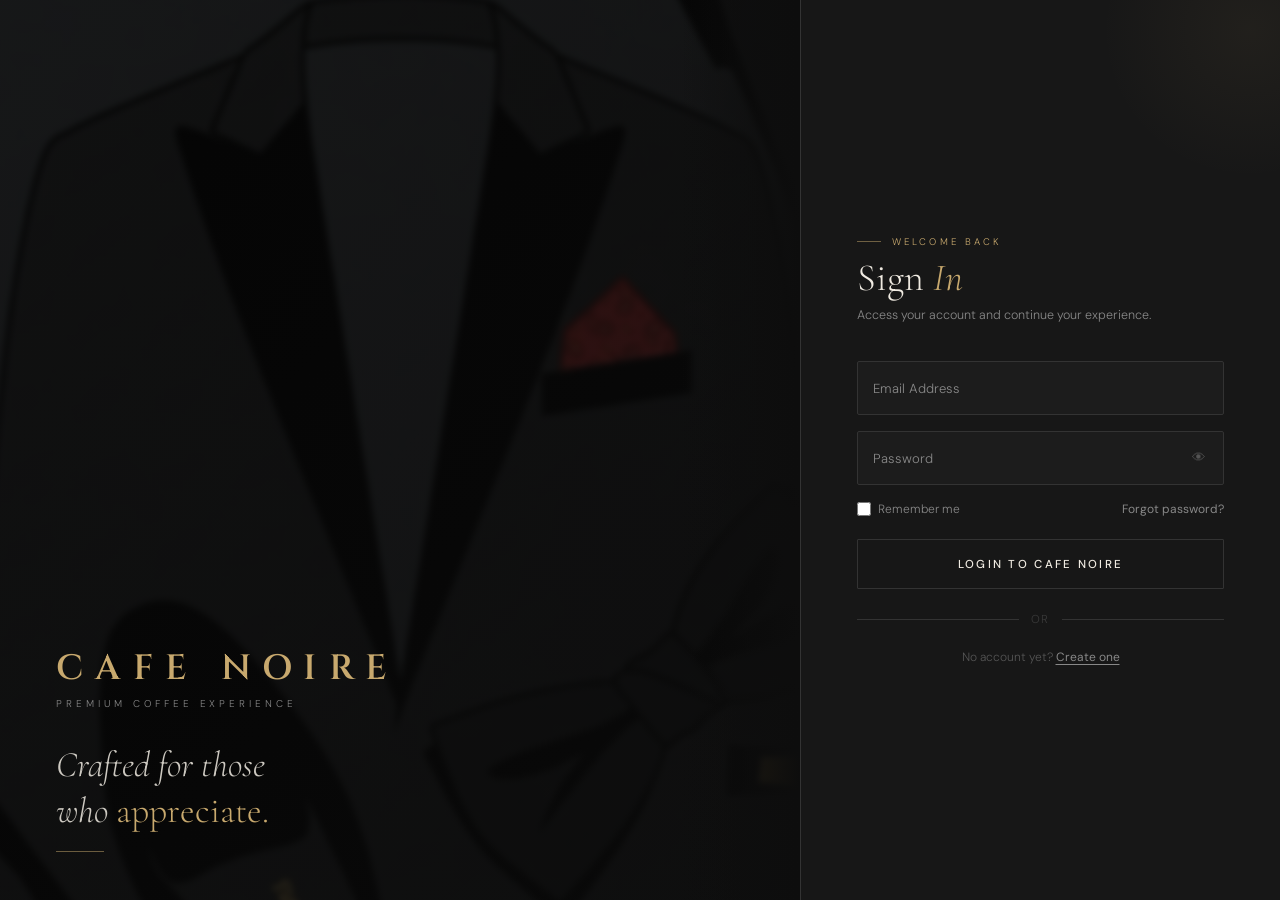
<file: Login.html>
<!DOCTYPE html>
<html lang="en">
<head>
  <meta charset="UTF-8">
  <meta name="viewport" content="width=device-width, initial-scale=1.0">
  <title>Cafe Noire — Access</title>
  <link rel="preconnect" href="https://fonts.googleapis.com">
  <link rel="stylesheet" href="css/login4.css">
  <link href="https://fonts.googleapis.com/css2?family=Cormorant+Garamond:ital,wght@0,300;0,400;0,600;1,300;1,400&family=DM+Sans:wght@300;400;500&family=Cinzel:wght@400;600&display=swap" rel="stylesheet">
  <link rel="icon" href="images/Gemini_Generated_Image_udci8dudci8dudci.png" type="image/png">
</head>
<body>

<div class="left-side">
  <div class="bg-img" id="bgImg"></div>
  <div class="bg-overlay"></div>
  <div class="left-content">
    <span class="brand-mark">Cafe Noire</span>
    <span class="brand-sub">Premium Coffee Experience</span>
    <div class="left-quote">Crafted for those<br>who <em>appreciate.</em></div>
    <div class="left-line"></div>
  </div>
</div>

<div class="right-side">

  <div class="panel active" id="panel-login">
    <div class="panel-eyebrow">Welcome back</div>
    <h1 class="panel-title">Sign <em>In</em></h1>
    <p class="panel-sub">Access your account and continue your experience.</p>

    <div class="fields">
      <div class="field">
        <input type="email" id="login-email" placeholder=" " autocomplete="username">
        <label for="login-email">Email Address</label>
        <span class="err-msg">Please enter a valid email.</span>
      </div>
      <div class="field">
        <input type="password" id="login-pass" class="has-eye" placeholder=" " autocomplete="current-password">
        <label for="login-pass">Password</label>
        <button type="button" class="eye-btn" onclick="toggleEye('login-pass', this)">👁</button>
        <span class="err-msg">Password is required.</span>
      </div>
    </div>

    <div class="extras" style="margin-top:1rem;">
      <label class="check-label">
        <input type="checkbox" id="remember"> Remember me
      </label>
      <button class="link-btn" onclick="switchTo('forgot')">Forgot password?</button>
    </div>

    <button class="submit-btn" onclick="submitLogin()"><span>Login to Cafe Noire</span></button>

    <div class="divider">or</div>
    <p class="switch-line">No account yet? <button onclick="switchTo('register')">Create one</button></p>
  </div>

  <div class="panel" id="panel-register">
    <button class="back-btn" onclick="switchTo('login')">Back to login</button>
    <div class="panel-eyebrow">New member</div>
    <h1 class="panel-title">Create <em>Account</em></h1>
    <p class="panel-sub">Join Cafe Noire and unlock the full collection.</p>

    <div class="fields">
      <div class="field-row">
        <div class="field">
          <input type="text" id="reg-fname" placeholder=" ">
          <label for="reg-fname">First Name</label>
          <span class="err-msg">Required.</span>
        </div>
        <div class="field">
          <input type="text" id="reg-lname" placeholder=" ">
          <label for="reg-lname">Last Name</label>
          <span class="err-msg">Required.</span>
        </div>
      </div>

      <div class="field">
        <input type="email" id="reg-email" placeholder=" ">
        <label for="reg-email">Email Address</label>
        <span class="err-msg">Enter a valid email.</span>
      </div>

      <div class="field">
        <input type="password" id="reg-pass" class="has-eye" placeholder=" ">
        <label for="reg-pass">Password</label>
        <button type="button" class="eye-btn" onclick="toggleEye('reg-pass', this)">👁</button>
        <span class="err-msg">Min. 8 characters.</span>
      </div>

      <div class="field">
        <input type="password" id="reg-pass2" class="has-eye" placeholder=" ">
        <label for="reg-pass2">Confirm Password</label>
        <button type="button" class="eye-btn" onclick="toggleEye('reg-pass2', this)">👁</button>
        <span class="err-msg">Passwords do not match.</span>
      </div>

      <div style="border-top:1px solid #333333;padding-top:1.2rem;margin-top:0.4rem;">
        <div class="panel-eyebrow" style="margin-bottom:0.8rem;">Payment Details</div>
      </div>

      <div class="field">
        <input type="text" id="reg-cardholder" placeholder=" ">
        <label for="reg-cardholder">Cardholder Name</label>
        <span class="err-msg">Required.</span>
      </div>

      <div class="field">
        <input type="number" id="reg-cardnum" placeholder=" " maxlength="16">
        <label for="reg-cardnum">Card Number — 0000 0000 0000 0000</label>
        <span class="err-msg">Enter a valid card number.</span>
      </div>

      <div class="field-row">
        <div class="field">
          <input type="date" id="reg-expiry" placeholder=" ">
          <label for="reg-expiry">Expiry Date</label>
          <span class="err-msg">Required.</span>
        </div>
        <div class="field">
          <input type="number" id="reg-cvv" placeholder=" " maxlength="3">
          <label for="reg-cvv">CVV</label>
          <span class="err-msg">Required.</span>
        </div>
      </div>
    </div>

    <button class="submit-btn" onclick="submitRegister()"><span>Create Account</span></button>

    <div class="divider">or</div>
    <p class="switch-line">Already a member? <button onclick="switchTo('login')">Sign in</button></p>
  </div>

  <div class="panel" id="panel-forgot">
    <button class="back-btn" onclick="switchTo('login')">Back to login</button>
    <div class="panel-eyebrow">Recovery</div>
    <h1 class="panel-title">Reset <em>Password</em></h1>
    <p class="panel-sub">Enter your email and we'll send a verification code.</p>

    <div class="fields">
      <div class="field">
        <input type="email" id="forgot-email" placeholder=" ">
        <label for="forgot-email">Email Address</label>
        <span class="err-msg">Enter a valid email.</span>
      </div>
    </div>

    <button class="submit-btn" onclick="submitForgot()"><span>Send Verification Code</span></button>
  </div>

  <div class="panel" id="panel-verify">
    <button class="back-btn" onclick="switchTo('forgot')">Back</button>
    <div class="panel-eyebrow">Verification</div>
    <h1 class="panel-title">Enter <em>Code</em></h1>
    <p class="panel-sub">We sent a 6-digit code to <strong id="verify-email-display" style="color:#c8a96e"></strong></p>

    <div class="code-row">
      <input type="text" maxlength="1" class="code-digit" inputmode="numeric" pattern="[0-9]">
      <input type="text" maxlength="1" class="code-digit" inputmode="numeric" pattern="[0-9]">
      <input type="text" maxlength="1" class="code-digit" inputmode="numeric" pattern="[0-9]">
      <input type="text" maxlength="1" class="code-digit" inputmode="numeric" pattern="[0-9]">
      <input type="text" maxlength="1" class="code-digit" inputmode="numeric" pattern="[0-9]">
      <input type="text" maxlength="1" class="code-digit" inputmode="numeric" pattern="[0-9]">
    </div>

    <button class="submit-btn" onclick="submitVerify()"><span>Verify &amp; Continue</span></button>

    <p class="switch-line" style="margin-top:1rem;">
      Didn't receive it? <button onclick="resendCode()">Resend code</button>
    </p>
  </div>

  <div class="panel" id="panel-newpass">
    <div class="panel-eyebrow">Almost done</div>
    <h1 class="panel-title">New <em>Password</em></h1>
    <p class="panel-sub">Choose a strong new password for your account.</p>

    <div class="fields">
      <div class="field">
        <input type="password" id="new-pass" class="has-eye" placeholder=" ">
        <label for="new-pass">New Password</label>
        <button type="button" class="eye-btn" onclick="toggleEye('new-pass', this)">👁</button>
        <span class="err-msg">Min. 8 characters.</span>
      </div>
      <div class="field">
        <input type="password" id="new-pass2" class="has-eye" placeholder=" ">
        <label for="new-pass2">Confirm New Password</label>
        <button type="button" class="eye-btn" onclick="toggleEye('new-pass2', this)">👁</button>
        <span class="err-msg">Passwords do not match.</span>
      </div>
    </div>

    <button class="submit-btn" onclick="submitNewPass()"><span>Update Password</span></button>
  </div>

  <div class="panel" id="panel-success">
    <div class="success-icon">✓</div>
    <div class="panel-eyebrow" style="justify-content:center;">All done</div>
    <h1 class="panel-title" style="text-align:center;">Password <em>Updated</em></h1>
    <p class="panel-sub" style="text-align:center;margin-bottom:2rem;">Your password has been successfully changed.</p>
    <button class="submit-btn" onclick="switchTo('login')"><span>Back to Login</span></button>
  </div>

</div>

<script src="js/login4.js"></script>
</body>
</html>
</file>
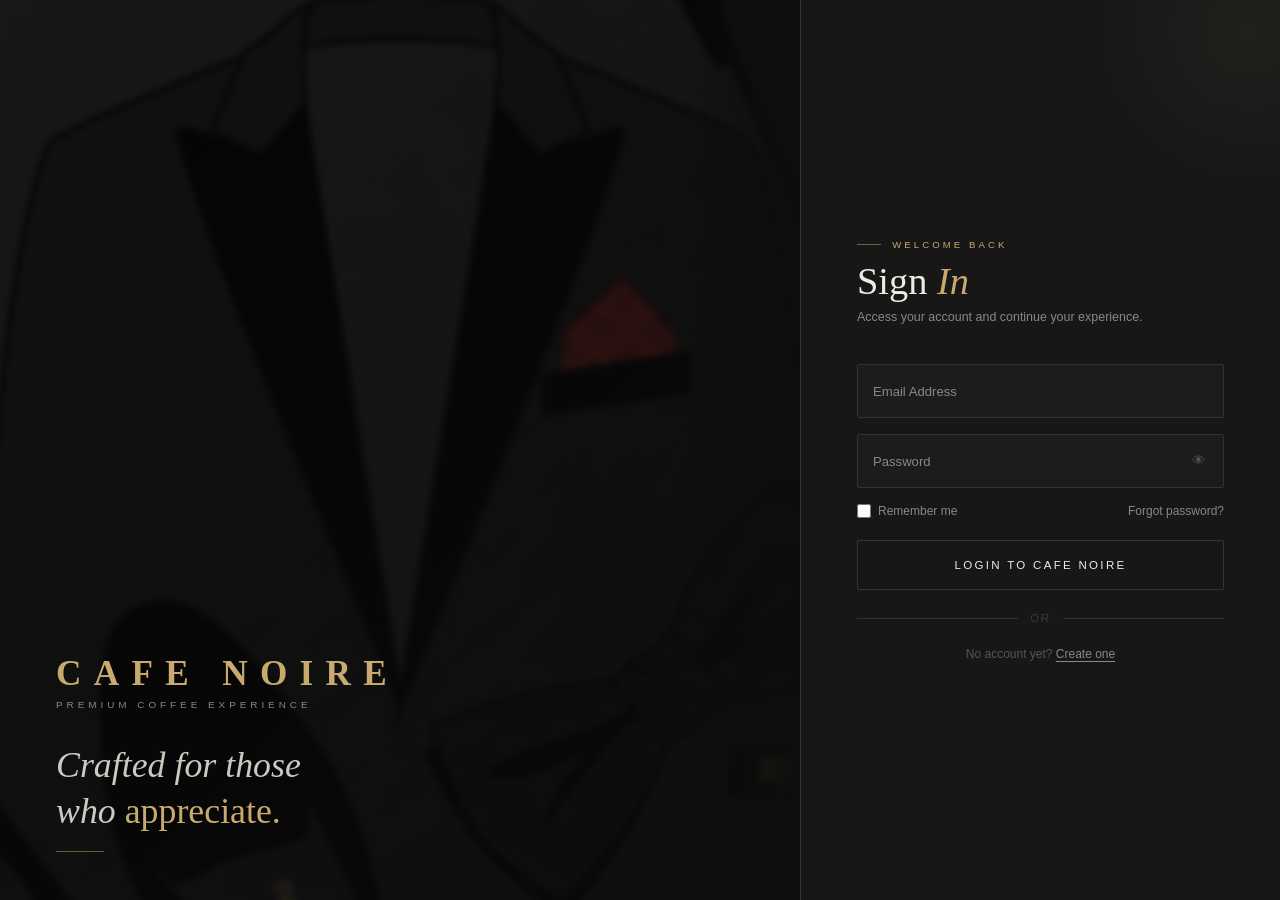
<file: html/Login.html>
<!DOCTYPE html>
<html lang="en">
<head>
  <meta charset="UTF-8">
  <meta name="viewport" content="width=device-width, initial-scale=1.0">
  <title>Cafe Noire — Access</title>
  <link rel="preconnect" href="https://fonts.googleapis.com">
  <link rel="stylesheet" href="../css/login4.css"
  <link href="https://fonts.googleapis.com/css2?family=Cormorant+Garamond:ital,wght@0,300;0,400;0,600;1,300;1,400&family=DM+Sans:wght@300;400;500&family=Cinzel:wght@400;600&display=swap" rel="stylesheet">
  <link rel="icon" href="../images/Gemini_Generated_Image_udci8dudci8dudci.png" type="image/png">
</head>
<body>

<div class="left-side">
  <div class="bg-img" id="bgImg"></div>
  <div class="bg-overlay"></div>
  <div class="left-content">
    <span class="brand-mark">Cafe Noire</span>
    <span class="brand-sub">Premium Coffee Experience</span>
    <div class="left-quote">Crafted for those<br>who <em>appreciate.</em></div>
    <div class="left-line"></div>
  </div>
</div>

<div class="right-side">

  <div class="panel active" id="panel-login">
    <div class="panel-eyebrow">Welcome back</div>
    <h1 class="panel-title">Sign <em>In</em></h1>
    <p class="panel-sub">Access your account and continue your experience.</p>

    <div class="fields">
      <div class="field">
        <input type="email" id="login-email" placeholder=" " autocomplete="username">
        <label for="login-email">Email Address</label>
        <span class="err-msg">Please enter a valid email.</span>
      </div>
      <div class="field">
        <input type="password" id="login-pass" class="has-eye" placeholder=" " autocomplete="current-password">
        <label for="login-pass">Password</label>
        <button type="button" class="eye-btn" onclick="toggleEye('login-pass', this)">👁</button>
        <span class="err-msg">Password is required.</span>
      </div>
    </div>

    <div class="extras" style="margin-top:1rem;">
      <label class="check-label">
        <input type="checkbox" id="remember"> Remember me
      </label>
      <button class="link-btn" onclick="switchTo('forgot')">Forgot password?</button>
    </div>

    <button class="submit-btn" onclick="submitLogin()"><span>Login to Cafe Noire</span></button>

    <div class="divider">or</div>
    <p class="switch-line">No account yet? <button onclick="switchTo('register')">Create one</button></p>
  </div>

  <div class="panel" id="panel-register">
    <button class="back-btn" onclick="switchTo('login')">Back to login</button>
    <div class="panel-eyebrow">New member</div>
    <h1 class="panel-title">Create <em>Account</em></h1>
    <p class="panel-sub">Join Cafe Noire and unlock the full collection.</p>

    <div class="fields">
      <div class="field-row">
        <div class="field">
          <input type="text" id="reg-fname" placeholder=" ">
          <label for="reg-fname">First Name</label>
          <span class="err-msg">Required.</span>
        </div>
        <div class="field">
          <input type="text" id="reg-lname" placeholder=" ">
          <label for="reg-lname">Last Name</label>
          <span class="err-msg">Required.</span>
        </div>
      </div>

      <div class="field">
        <input type="email" id="reg-email" placeholder=" ">
        <label for="reg-email">Email Address</label>
        <span class="err-msg">Enter a valid email.</span>
      </div>

      <div class="field">
        <input type="password" id="reg-pass" class="has-eye" placeholder=" ">
        <label for="reg-pass">Password</label>
        <button type="button" class="eye-btn" onclick="toggleEye('reg-pass', this)">👁</button>
        <span class="err-msg">Min. 8 characters.</span>
      </div>

      <div class="field">
        <input type="password" id="reg-pass2" class="has-eye" placeholder=" ">
        <label for="reg-pass2">Confirm Password</label>
        <button type="button" class="eye-btn" onclick="toggleEye('reg-pass2', this)">👁</button>
        <span class="err-msg">Passwords do not match.</span>
      </div>

      <div style="border-top:1px solid #333333;padding-top:1.2rem;margin-top:0.4rem;">
        <div class="panel-eyebrow" style="margin-bottom:0.8rem;">Payment Details</div>
      </div>

      <div class="field">
        <input type="text" id="reg-cardholder" placeholder=" ">
        <label for="reg-cardholder">Cardholder Name</label>
        <span class="err-msg">Required.</span>
      </div>

      <div class="field">
        <input type="number" id="reg-cardnum" placeholder=" " maxlength="16">
        <label for="reg-cardnum">Card Number — 0000 0000 0000 0000</label>
        <span class="err-msg">Enter a valid card number.</span>
      </div>

      <div class="field-row">
        <div class="field">
          <input type="date" id="reg-expiry" placeholder=" ">
          <label for="reg-expiry">Expiry Date</label>
          <span class="err-msg">Required.</span>
        </div>
        <div class="field">
          <input type="number" id="reg-cvv" placeholder=" " maxlength="3">
          <label for="reg-cvv">CVV</label>
          <span class="err-msg">Required.</span>
        </div>
      </div>
    </div>

    <button class="submit-btn" onclick="submitRegister()"><span>Create Account</span></button>

    <div class="divider">or</div>
    <p class="switch-line">Already a member? <button onclick="switchTo('login')">Sign in</button></p>
  </div>

  <div class="panel" id="panel-forgot">
    <button class="back-btn" onclick="switchTo('login')">Back to login</button>
    <div class="panel-eyebrow">Recovery</div>
    <h1 class="panel-title">Reset <em>Password</em></h1>
    <p class="panel-sub">Enter your email and we'll send a verification code.</p>

    <div class="fields">
      <div class="field">
        <input type="email" id="forgot-email" placeholder=" ">
        <label for="forgot-email">Email Address</label>
        <span class="err-msg">Enter a valid email.</span>
      </div>
    </div>

    <button class="submit-btn" onclick="submitForgot()"><span>Send Verification Code</span></button>
  </div>

  <div class="panel" id="panel-verify">
    <button class="back-btn" onclick="switchTo('forgot')">Back</button>
    <div class="panel-eyebrow">Verification</div>
    <h1 class="panel-title">Enter <em>Code</em></h1>
    <p class="panel-sub">We sent a 6-digit code to <strong id="verify-email-display" style="color:#c8a96e"></strong></p>

    <div class="code-row">
      <input type="text" maxlength="1" class="code-digit" inputmode="numeric" pattern="[0-9]">
      <input type="text" maxlength="1" class="code-digit" inputmode="numeric" pattern="[0-9]">
      <input type="text" maxlength="1" class="code-digit" inputmode="numeric" pattern="[0-9]">
      <input type="text" maxlength="1" class="code-digit" inputmode="numeric" pattern="[0-9]">
      <input type="text" maxlength="1" class="code-digit" inputmode="numeric" pattern="[0-9]">
      <input type="text" maxlength="1" class="code-digit" inputmode="numeric" pattern="[0-9]">
    </div>

    <button class="submit-btn" onclick="submitVerify()"><span>Verify &amp; Continue</span></button>

    <p class="switch-line" style="margin-top:1rem;">
      Didn't receive it? <button onclick="resendCode()">Resend code</button>
    </p>
  </div>

  <div class="panel" id="panel-newpass">
    <div class="panel-eyebrow">Almost done</div>
    <h1 class="panel-title">New <em>Password</em></h1>
    <p class="panel-sub">Choose a strong new password for your account.</p>

    <div class="fields">
      <div class="field">
        <input type="password" id="new-pass" class="has-eye" placeholder=" ">
        <label for="new-pass">New Password</label>
        <button type="button" class="eye-btn" onclick="toggleEye('new-pass', this)">👁</button>
        <span class="err-msg">Min. 8 characters.</span>
      </div>
      <div class="field">
        <input type="password" id="new-pass2" class="has-eye" placeholder=" ">
        <label for="new-pass2">Confirm New Password</label>
        <button type="button" class="eye-btn" onclick="toggleEye('new-pass2', this)">👁</button>
        <span class="err-msg">Passwords do not match.</span>
      </div>
    </div>

    <button class="submit-btn" onclick="submitNewPass()"><span>Update Password</span></button>
  </div>

  <div class="panel" id="panel-success">
    <div class="success-icon">✓</div>
    <div class="panel-eyebrow" style="justify-content:center;">All done</div>
    <h1 class="panel-title" style="text-align:center;">Password <em>Updated</em></h1>
    <p class="panel-sub" style="text-align:center;margin-bottom:2rem;">Your password has been successfully changed.</p>
    <button class="submit-btn" onclick="switchTo('login')"><span>Back to Login</span></button>
  </div>
<script src="../js/login4.js"></script>
</div>
</body>
</html>
</file>
<file: css/login4.css>
*, *::before, *::after { box-sizing: border-box; margin: 0; padding: 0; }

    html { scroll-behavior: smooth; }

    body {
      min-height: 100vh;
      background: #0d0d0d;
      color: #f0ebe2;
      font-family: 'DM Sans', sans-serif;
      font-weight: 300;
      display: flex;
      overflow: hidden;
    }

    .left-side {
      flex: 1;
      position: relative;
      overflow: hidden;
      display: flex;
      align-items: flex-end;
    }

    .bg-img {
      position: absolute;
      inset: 0;
      background-image: url('../images/bg.png');
      background-size: cover;
      background-position: center;
      filter: blur(3px) brightness(0.45);
      transform: scale(1.08);
      transition: filter 1.2s ease;
    }

    .bg-overlay {
      position: absolute;
      inset: 0;
      background: linear-gradient(135deg, rgba(13,13,13,0.3) 0%, rgba(13,13,13,0.7) 100%);
    }

    .bg-overlay::after {
      content: '';
      position: absolute;
      right: 0; top: 0; bottom: 0;
      width: 120px;
      background: linear-gradient(to right, transparent, #0d0d0d);
    }

    .left-content {
      position: relative;
      z-index: 2;
      padding: 3rem 3.5rem;
      max-width: 480px;
    }

    .brand-mark {
      font-family: 'Cinzel', serif;
      font-size: 2.2rem;
      font-weight: 600;
      letter-spacing: 0.35em;
      color: #c8a96e;
      text-transform: uppercase;
      display: block;
      margin-bottom: 0.3rem;
    }

    .brand-sub {
      font-size: 0.62rem;
      letter-spacing: 0.4em;
      color: #888888;
      text-transform: uppercase;
      display: block;
      margin-bottom: 2rem;
    }

    .left-quote {
      font-family: 'Cormorant Garamond', serif;
      font-size: clamp(1.6rem, 2.8vw, 2.4rem);
      font-weight: 300;
      font-style: italic;
      line-height: 1.3;
      color: rgba(240,235,226,0.85);
      margin-bottom: 1rem;
    }

    .left-quote em {
      font-style: normal;
      color: #c8a96e;
    }

    .left-line {
      width: 48px;
      height: 1px;
      background: #c8a96e;
      opacity: 0.5;
    }

    .right-side {
      width: 480px;
      flex-shrink: 0;
      background: #171717;
      border-left: 1px solid #333333;
      display: flex;
      flex-direction: column;
      justify-content: center;
      padding: 3rem 3.5rem;
      position: relative;
      overflow: hidden;
    }

    .right-side::before {
      content: '';
      position: absolute;
      top: -120px; right: -120px;
      width: 300px; height: 300px;
      background: radial-gradient(circle, rgba(200,169,110,0.06) 0%, transparent 70%);
      pointer-events: none;
    }

    .panel {
      display: none;
      flex-direction: column;
      gap: 0;
      animation: panelIn 0.45s cubic-bezier(0.23,1,0.32,1) both;
    }

    .panel.active { display: flex; }

    @keyframes panelIn {
      from { opacity: 0; transform: translateX(24px); }
      to   { opacity: 1; transform: translateX(0); }
    }

    @keyframes panelOut {
      from { opacity: 1; transform: translateX(0); }
      to   { opacity: 0; transform: translateX(-24px); }
    }

    .panel-eyebrow {
      font-size: 0.6rem;
      letter-spacing: 0.32em;
      text-transform: uppercase;
      color: #c8a96e;
      margin-bottom: 0.6rem;
      display: flex;
      align-items: center;
      gap: 0.7rem;
    }

    .panel-eyebrow::before {
      content: '';
      width: 24px; height: 1px;
      background: #c8a96e;
      opacity: 0.5;
    }

    .panel-title {
      font-family: 'Cormorant Garamond', serif;
      font-size: 2.4rem;
      font-weight: 300;
      line-height: 1.1;
      margin-bottom: 0.4rem;
    }

    .panel-title em {
      font-style: italic;
      color: #c8a96e;
    }

    .panel-sub {
      font-size: 0.78rem;
      color: #888888;
      line-height: 1.6;
      margin-bottom: 2.2rem;
    }

    .fields { display: flex; flex-direction: column; gap: 1rem; }

    .field-row { display: flex; gap: 0.8rem; }
    .field-row .field { flex: 1; }

    .field { position: relative; }

    .field input {
      width: 100%;
      height: 54px;
      background: #1c1c1c;
      border: 1px solid #333333;
      border-radius: 2px;
      color: #f0ebe2;
      font-family: 'DM Sans', sans-serif;
      font-size: 0.88rem;
      padding: 18px 16px 6px 16px;
      outline: none;
      transition: border-color 0.25s, box-shadow 0.25s, background 0.25s;
    }

    .field input.has-eye { padding-right: 46px; }

    .field label {
      position: absolute;
      left: 16px;
      top: 50%;
      transform: translateY(-50%);
      font-size: 0.82rem;
      color: #888888;
      pointer-events: none;
      transition: all 0.22s cubic-bezier(0.4,0,0.2,1);
    }

    .field input:focus ~ label,
    .field input:not(:placeholder-shown) ~ label {
      top: 10px;
      transform: translateY(0);
      font-size: 0.6rem;
      letter-spacing: 0.12em;
      text-transform: uppercase;
      color: #999999;
    }

    .field input:focus {
      border-color: #555555;
      background: #111111;
      box-shadow: 0 0 0 3px rgba(200,169,110,0.08);
    }

    .field input.error {
      border-color: #e05555 !important;
      box-shadow: 0 0 0 3px rgba(224,85,85,0.25), 0 0 14px rgba(224,85,85,0.25) !important;
      animation: shake 0.38s cubic-bezier(0.36,0.07,0.19,0.97);
    }

    .field input.error ~ label { color: #e05555 !important; }

    .field .err-msg {
      font-size: 0.65rem;
      color: #e05555;
      letter-spacing: 0.06em;
      margin-top: 5px;
      padding-left: 4px;
      display: none;
    }

    .field input.error ~ .err-msg,
    .field input.error ~ label ~ .err-msg { display: block; }

    @keyframes shake {
      0%,100% { transform: translateX(0); }
      20% { transform: translateX(-6px); }
      40% { transform: translateX(6px); }
      60% { transform: translateX(-4px); }
      80% { transform: translateX(4px); }
    }

    .eye-btn {
      position: absolute;
      right: 14px;
      top: 50%;
      transform: translateY(-50%);
      background: none;
      border: none;
      color: #555555;
      cursor: pointer;
      padding: 4px;
      font-size: 0.85rem;
      transition: color 0.2s;
      line-height: 1;
    }
    .eye-btn:hover { color: #888888; }

    input[type="number"]::-webkit-outer-spin-button,
    input[type="number"]::-webkit-inner-spin-button { -webkit-appearance: none; margin: 0; }

    input[type="date"]::-webkit-calendar-picker-indicator { filter: invert(0.5); cursor: pointer; }

    .extras {
      display: flex;
      justify-content: space-between;
      align-items: center;
      margin-top: 0.2rem;
    }

    .check-label {
      display: flex;
      align-items: center;
      gap: 7px;
      font-size: 0.75rem;
      color: #888888;
      cursor: pointer;
    }

    .check-label input[type="checkbox"] {
      width: 14px; height: 14px;
      accent-color: #c8a96e;
      cursor: pointer;
    }

    .link-btn {
      background: none;
      border: none;
      font-family: 'DM Sans', sans-serif;
      font-size: 0.75rem;
      color: #888888;
      cursor: pointer;
      padding: 0;
      transition: color 0.2s;
    }
    .link-btn:hover { color: #c8a96e; }

    .submit-btn {
      width: 100%;
      height: 50px;
      background: transparent;
      border: 1px solid #333333;
      border-radius: 1px;
      color: #f0ebe2;
      font-family: 'DM Sans', sans-serif;
      font-size: 0.72rem;
      font-weight: 500;
      letter-spacing: 0.2em;
      text-transform: uppercase;
      cursor: pointer;
      transition: all 0.25s;
      position: relative;
      overflow: hidden;
      margin-top: 1.4rem;
    }

    .submit-btn::before {
      content: '';
      position: absolute;
      inset: 0;
      background: #c8a96e;
      transform: translateX(-101%);
      transition: transform 0.35s cubic-bezier(0.4,0,0.2,1);
    }

    .submit-btn span { position: relative; z-index: 1; }

    .submit-btn:hover::before { transform: translateX(0); }
    .submit-btn:hover { color: #0d0d0d; border-color: #c8a96e; }

    .submit-btn.loading { pointer-events: none; opacity: 0.6; }

    .divider {
      display: flex;
      align-items: center;
      gap: 12px;
      margin: 1.4rem 0;
      color: #3a3a3a;
      font-size: 0.72rem;
      letter-spacing: 0.15em;
      text-transform: uppercase;
    }

    .divider::before, .divider::after {
      content: ''; flex: 1;
      height: 1px;
      background: #333333;
    }

    .switch-line {
      text-align: center;
      font-size: 0.75rem;
      color: #555555;
    }

    .switch-line button {
      background: none;
      border: none;
      font-family: 'DM Sans', sans-serif;
      font-size: 0.75rem;
      color: #888888;
      cursor: pointer;
      padding: 0;
      transition: color 0.2s;
      text-decoration: underline;
      text-underline-offset: 3px;
    }
    .switch-line button:hover { color: #c8a96e; }

    .back-btn {
      background: none;
      border: none;
      font-family: 'DM Sans', sans-serif;
      font-size: 0.72rem;
      color: #888888;
      cursor: pointer;
      padding: 0;
      letter-spacing: 0.08em;
      display: flex;
      align-items: center;
      gap: 6px;
      transition: color 0.2s;
      margin-bottom: 1.8rem;
    }
    .back-btn:hover { color: #c8a96e; }
    .back-btn::before { content: '←'; }

    .code-row {
      display: flex;
      gap: 10px;
      justify-content: center;
      margin: 1.5rem 0;
    }

    .code-row input {
      width: 52px;
      height: 60px;
      background: #1c1c1c;
      border: 1px solid #333333;
      border-radius: 2px;
      color: #f0ebe2;
      font-family: 'Cormorant Garamond', serif;
      font-size: 1.6rem;
      font-weight: 600;
      text-align: center;
      outline: none;
      transition: border-color 0.2s, box-shadow 0.2s;
    }

    .code-row input:focus {
      border-color: #c8a96e;
      box-shadow: 0 0 0 3px rgba(200,169,110,0.12);
    }

    .code-row input.filled {
      border-color: #444444;
      color: #c8a96e;
    }

    .success-icon {
      width: 56px; height: 56px;
      border: 1px solid #c8a96e;
      border-radius: 50%;
      display: flex; align-items: center; justify-content: center;
      font-size: 1.4rem;
      color: #c8a96e;
      margin: 0 auto 1.5rem;
      animation: popIn 0.4s cubic-bezier(0.23,1,0.32,1);
    }

    @keyframes popIn {
      from { opacity: 0; transform: scale(0.6); }
      to   { opacity: 1; transform: scale(1); }
    }

    #panel-register { overflow-y: auto; max-height: calc(100vh - 4rem); }
    #panel-register::-webkit-scrollbar { width: 2px; }
    #panel-register::-webkit-scrollbar-thumb { background: #333333; }

    @media (max-width: 820px) {
      .left-side { display: none; }
      .right-side { width: 100%; border-left: none; }
    }
</file>
